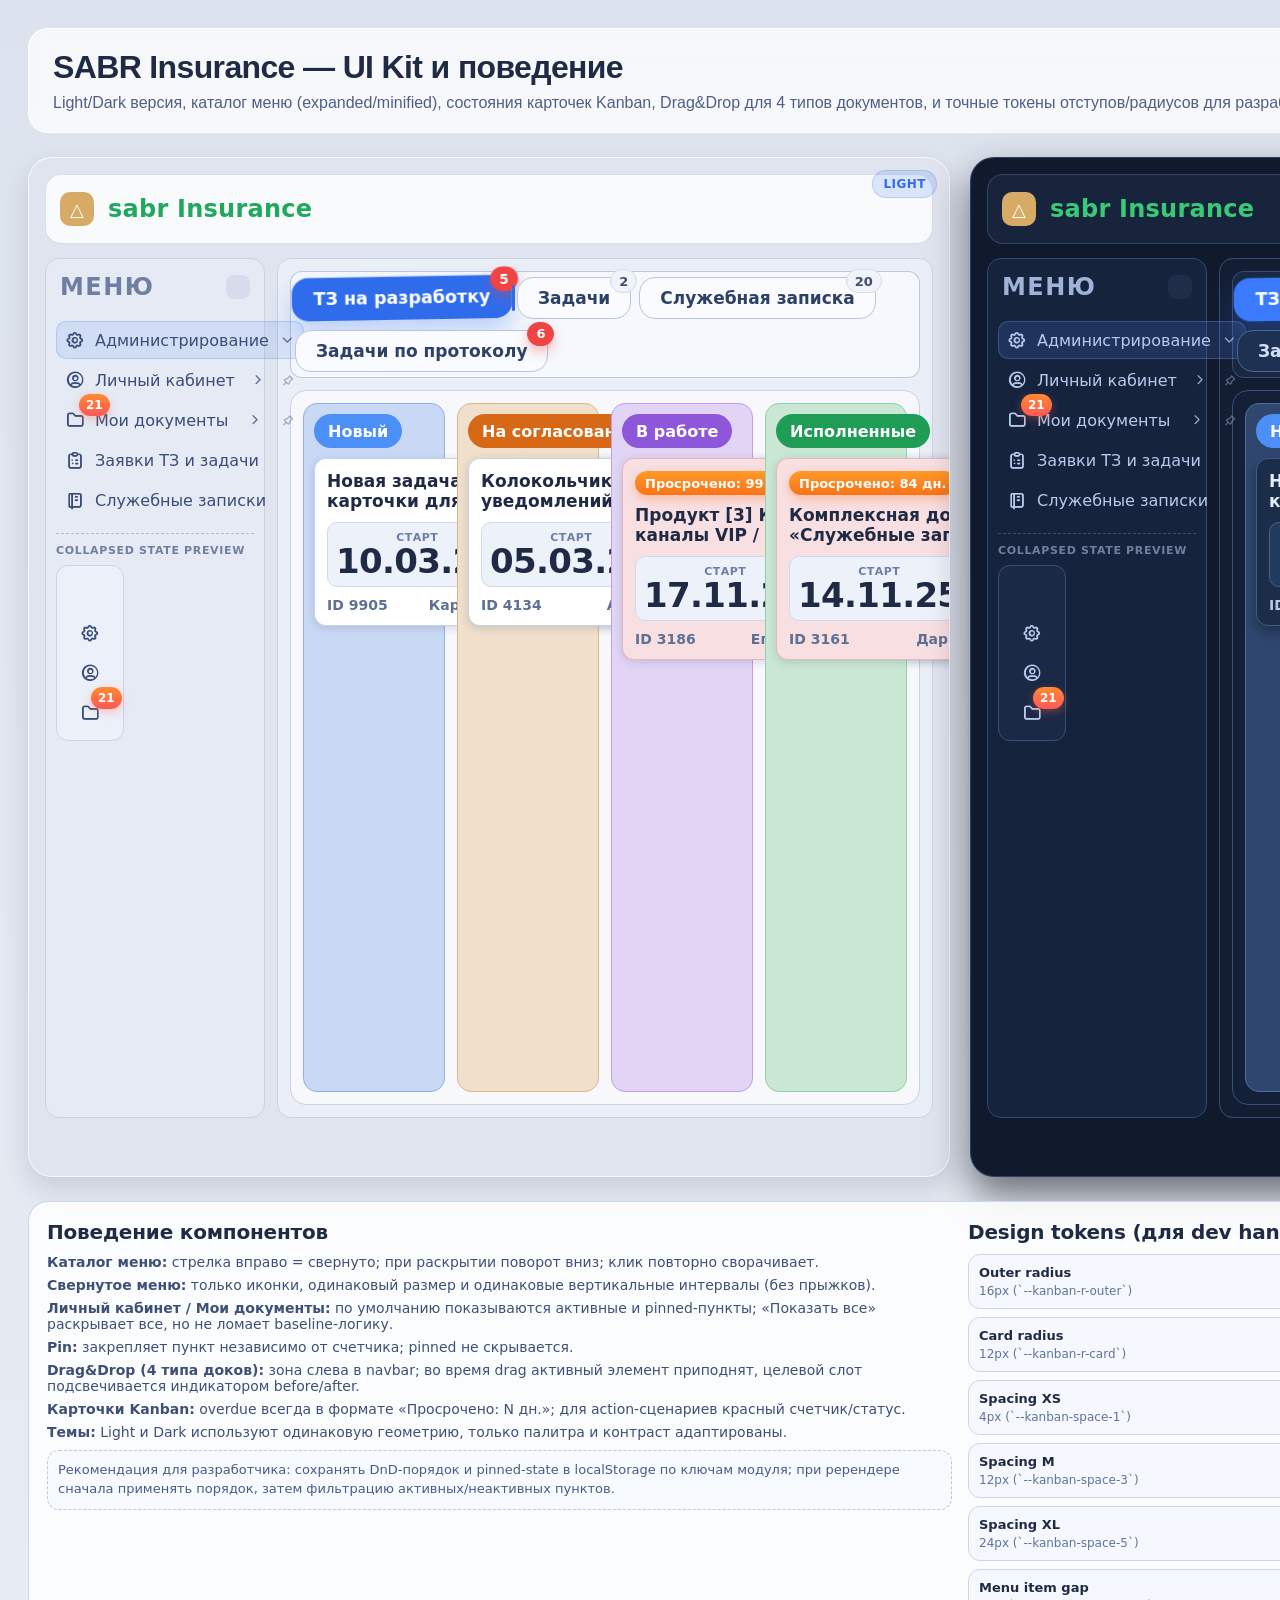
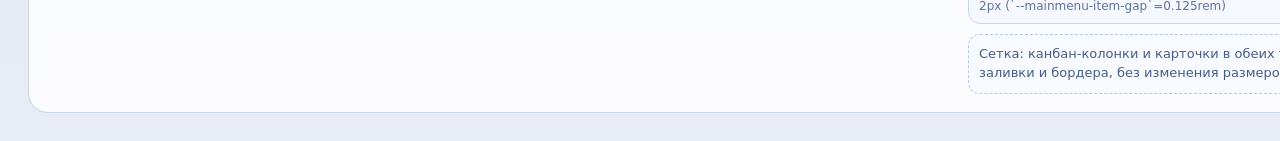
<file: figma-ui-kit.html>
<!DOCTYPE html>
<html lang="ru">
<head>
  <meta charset="UTF-8" />
  <meta name="viewport" content="width=device-width, initial-scale=1.0" />
  <title>SABR Insurance — UI Kit</title>
  <link rel="stylesheet" href="./Главная страница_files/tabler-icons.min.css">
  <style>
    :root {
      --radius-outer: 16px;
      --radius-column: 14px;
      --radius-card: 12px;
      --radius-inner: 10px;

      --space-1: 4px;
      --space-2: 8px;
      --space-3: 12px;
      --space-4: 16px;
      --space-5: 24px;

      --font-main: system-ui, -apple-system, "Segoe UI Variable Text", "Segoe UI Variable", "Segoe UI", Roboto, "Helvetica Neue", Arial, sans-serif;
      --font-display: "Segoe UI Variable Display", "Segoe UI Variable Text", "Segoe UI Variable", "Segoe UI", Roboto, "Helvetica Neue", Arial, sans-serif;
      --font-text: "Segoe UI Variable Text", "Segoe UI Variable", "Segoe UI", Roboto, "Helvetica Neue", Arial, sans-serif;
      --font-small: "Segoe UI Variable Small", "Segoe UI Variable Text", "Segoe UI Variable", "Segoe UI", Roboto, "Helvetica Neue", Arial, sans-serif;
      --bg-page: #e3e7f0;
      --text-main: #1f2a44;
      --text-muted: #5f6f93;
      --line: #c5d0e4;
      --primary: #2f6cec;
      --primary-soft: #dbe8ff;
      --green: #22a45a;
      --red: #ef4444;
      --orange: #f59e0b;
    }

    * { box-sizing: border-box; }

    body {
      margin: 0;
      font-family: var(--font-main);
      color: var(--text-main);
      background: linear-gradient(180deg, #dde3ee 0%, #e8ecf4 100%);
    }

    .page {
      width: 1920px;
      margin: 0 auto;
      padding: 28px;
      display: grid;
      gap: 24px;
    }

    .head {
      background: rgba(255,255,255,0.72);
      border: 1px solid rgba(255,255,255,0.85);
      border-radius: 20px;
      padding: 20px 24px;
      backdrop-filter: blur(10px);
    }

    .head h1 {
      margin: 0 0 8px;
      font-size: 32px;
      font-family: var(--font-display);
      font-weight: 800;
      letter-spacing: -0.02em;
    }

    .head p {
      margin: 0;
      color: #4f5f84;
      font-size: 16px;
      font-family: var(--font-text);
    }

    .themes {
      display: grid;
      grid-template-columns: 1fr 1fr;
      gap: 20px;
    }

    .frame {
      border-radius: 24px;
      padding: 16px;
      border: 1px solid rgba(255,255,255,0.7);
      box-shadow: 0 12px 28px rgba(24, 36, 62, 0.14);
      min-height: 1020px;
      overflow: hidden;
      position: relative;
    }

    .frame.light {
      background: #dfe4ef;
      color: #1f2a44;
    }

    .frame.dark {
      background: #111a2d;
      color: #e8eefc;
      border-color: rgba(90, 112, 159, 0.45);
      box-shadow: 0 18px 38px rgba(2, 5, 15, 0.55);
    }

    .label {
      position: absolute;
      top: 12px;
      right: 12px;
      border-radius: 999px;
      padding: 6px 10px;
      font-size: 12px;
      font-weight: 700;
      letter-spacing: .04em;
      text-transform: uppercase;
    }

    .light .label {
      background: rgba(47, 108, 236, .14);
      color: #2f6cec;
      border: 1px solid rgba(47, 108, 236, .22);
    }

    .dark .label {
      background: rgba(88, 139, 255, .18);
      color: #9ec0ff;
      border: 1px solid rgba(132, 168, 255, .3);
    }

    .topbar {
      background: rgba(255,255,255,.82);
      border: 1px solid rgba(201, 212, 231, 0.75);
      border-radius: 16px;
      height: 70px;
      display: flex;
      align-items: center;
      padding: 0 14px;
      gap: 14px;
      margin-bottom: 14px;
    }

    .dark .topbar {
      background: rgba(25, 37, 61, .92);
      border-color: rgba(78, 102, 145, .5);
    }

    .brand-mark {
      width: 34px;
      height: 34px;
      display: inline-flex;
      align-items: center;
      justify-content: center;
      border-radius: 10px;
      background: #d7aa65;
      color: #fff;
      font-weight: 900;
      font-size: 18px;
    }

    .brand-name {
      font-size: 24px;
      font-weight: 800;
      color: #20a95e;
      letter-spacing: .01em;
    }

    .dark .brand-name { color: #37cb78; }

    .layout {
      display: grid;
      grid-template-columns: 220px 1fr;
      gap: 12px;
    }

    .sidebar {
      border-radius: var(--radius-column);
      border: 1px solid #c7d2e7;
      background: #e5eaf5;
      padding: 12px 10px;
      min-height: 860px;
      position: relative;
    }

    .dark .sidebar {
      background: #16233d;
      border-color: #31496f;
    }

    .menu-head {
      display: flex;
      align-items: center;
      justify-content: space-between;
      padding: 2px 4px 10px;
      margin-bottom: 10px;
      text-transform: uppercase;
      letter-spacing: .06em;
      font-size: 24px;
      font-weight: 800;
      color: #6f7fa2;
    }

    .menu-toggle {
      width: 24px;
      height: 24px;
      border-radius: 8px;
      display: inline-flex;
      align-items: center;
      justify-content: center;
      color: #6f7fa2;
      background: rgba(111,127,162,.12);
      font-size: 16px;
    }

    .dark .menu-head,
    .dark .menu-toggle { color: #9fb2d8; }

    .menu-list { display: grid; gap: 2px; }

    .menu-item {
      height: 38px;
      border-radius: 10px;
      display: flex;
      align-items: center;
      gap: 10px;
      padding: 0 8px;
      color: #394d78;
      position: relative;
      background: transparent;
      border: 1px solid transparent;
    }

    .dark .menu-item { color: #b8c9ec; }

    .menu-item.active {
      background: rgba(47,108,236,.10);
      border-color: rgba(47,108,236,.2);
    }

    .dark .menu-item.active {
      background: rgba(88,139,255,.16);
      border-color: rgba(128,165,255,.28);
    }

    .menu-item .icon {
      width: 20px;
      min-width: 20px;
      height: 20px;
      font-size: 20px;
      display: inline-flex;
      align-items: center;
      justify-content: center;
    }

    .menu-item .caret {
      margin-left: auto;
      width: 16px;
      height: 16px;
      font-size: 16px;
      opacity: .8;
      display: inline-flex;
      align-items: center;
      justify-content: center;
    }

    .menu-item.expanded .caret { transform: rotate(90deg); }

    .counter {
      display: inline-flex;
      align-items: center;
      justify-content: center;
      min-width: 22px;
      height: 22px;
      padding: 0 7px;
      border-radius: 999px;
      font-size: 12px;
      font-weight: 800;
      color: #fff;
      background: linear-gradient(180deg, #ff8a30 0%, #ff5757 100%);
      box-shadow: 0 3px 8px rgba(255, 102, 79, 0.35);
      position: absolute;
      left: 22px;
      top: -8px;
    }

    .pin {
      margin-left: auto;
      width: 14px;
      height: 14px;
      font-size: 14px;
      opacity: .45;
    }

    .menu-mini {
      margin-top: 14px;
      border-top: 1px dashed rgba(112,129,162,.45);
      padding-top: 10px;
      display: grid;
      gap: 8px;
    }

    .mini-caption {
      font-size: 11px;
      color: #6f7fa2;
      text-transform: uppercase;
      letter-spacing: .06em;
      font-weight: 700;
    }

    .mini-collapsed {
      width: 68px;
      border-radius: 12px;
      border: 1px solid #c8d4e8;
      background: #ecf0f8;
      padding: 8px;
      display: grid;
      gap: 2px;
      justify-items: center;
    }

    .mini-collapsed .menu-item {
      width: 44px;
      height: 38px;
      justify-content: center;
      padding: 0;
      gap: 0;
    }

    .mini-collapsed .menu-item .caret,
    .mini-collapsed .menu-item .text,
    .mini-collapsed .menu-item .pin { display: none; }

    .dark .mini-collapsed {
      background: #1a2946;
      border-color: #345178;
    }

    .canvas {
      border-radius: var(--radius-column);
      border: 1px solid #c7d3e7;
      background: rgba(235, 240, 248, 0.96);
      padding: 12px;
      display: grid;
      gap: 12px;
      min-height: 860px;
    }

    .dark .canvas {
      border-color: #334f76;
      background: rgba(20, 31, 52, 0.95);
    }

    .chips-row {
      display: flex;
      align-items: center;
      gap: 8px;
      flex-wrap: wrap;
      border-radius: 12px;
      padding: 4px;
      border: 1px solid rgba(157, 174, 205, 0.65);
      background: rgba(249, 252, 255, 0.7);
    }

    .dark .chips-row {
      border-color: rgba(75, 100, 143, 0.6);
      background: rgba(27, 41, 68, 0.86);
    }

    .chip {
      height: 42px;
      padding: 0 20px;
      border-radius: 16px;
      border: 1px solid #b7c5de;
      background: #f9fbff;
      font-size: 17px;
      font-weight: 700;
      color: #2e4066;
      display: inline-flex;
      align-items: center;
      justify-content: center;
      position: relative;
      transition: transform .2s ease, box-shadow .2s ease;
    }

    .chip.active {
      background: #2f6cec;
      border-color: #2f6cec;
      color: #fff;
    }

    .chip.dragging {
      transform: scale(1.03) rotate(-1deg);
      box-shadow: 0 14px 24px rgba(47,108,236,.28);
    }

    .chip.drop-before::before {
      content: "";
      position: absolute;
      left: -6px;
      top: 7px;
      bottom: 7px;
      width: 3px;
      border-radius: 999px;
      background: #2f6cec;
    }

    .chip .chip-counter {
      position: absolute;
      right: -7px;
      top: -9px;
      min-width: 24px;
      height: 24px;
      border-radius: 999px;
      padding: 0 8px;
      font-size: 13px;
      font-weight: 800;
      display: inline-flex;
      align-items: center;
      justify-content: center;
      background: #f0f4fa;
      border: 1px solid #d2dcec;
      color: #3f4f72;
    }

    .chip.alert .chip-counter {
      background: #ef4444;
      border-color: #ef4444;
      color: #fff;
      box-shadow: 0 6px 12px rgba(239,68,68,.35);
    }

    .dark .chip {
      border-color: #496792;
      background: #1f3152;
      color: #d2dff9;
    }

    .dark .chip.active {
      background: #3a7bff;
      border-color: #3a7bff;
      color: #fff;
    }

    .dark .chip .chip-counter {
      background: #22365b;
      border-color: #3e5c87;
      color: #d7e4ff;
    }

    .board {
      border-radius: var(--radius-outer);
      border: 1px solid #c6d2e6;
      background: #f6f8fc;
      padding: 12px;
      display: grid;
      grid-template-columns: repeat(4, minmax(0, 1fr));
      gap: 12px;
      min-height: 710px;
    }

    .dark .board {
      border-color: #36527a;
      background: #132038;
    }

    .column {
      border-radius: var(--radius-column);
      border: 1px solid transparent;
      padding: 10px;
      display: grid;
      gap: 10px;
      align-content: start;
    }

    .column.new {
      background: #c9d9f5;
      border-color: #92afe0;
    }

    .column.on-review {
      background: #efdfcb;
      border-color: #ddb68d;
    }

    .column.in-progress {
      background: #e2d4f5;
      border-color: #c49ce8;
    }

    .column.completed {
      background: #c9e7d2;
      border-color: #93cfac;
    }

    .dark .column.new { background: #2f476f; border-color: #4f709f; }
    .dark .column.on-review { background: #4b382a; border-color: #855f3e; }
    .dark .column.in-progress { background: #483a67; border-color: #7358a5; }
    .dark .column.completed { background: #274c3f; border-color: #3a7b63; }

    .col-head {
      display: flex;
      align-items: center;
      gap: 6px;
    }

    .status {
      height: 34px;
      border-radius: 999px;
      padding: 0 14px;
      display: inline-flex;
      align-items: center;
      font-size: 16px;
      font-weight: 800;
      color: #fff;
    }

    .new .status,
    .new .count { background: #4b8ff7; }

    .on-review .status,
    .on-review .count { background: #d66816; }

    .in-progress .status,
    .in-progress .count { background: #8e56d9; }

    .completed .status,
    .completed .count { background: #1f9d57; }

    .count {
      margin-left: auto;
      min-width: 34px;
      height: 34px;
      border-radius: 999px;
      color: #fff;
      font-size: 18px;
      font-weight: 800;
      display: inline-flex;
      align-items: center;
      justify-content: center;
    }

    .task {
      border-radius: var(--radius-card);
      border: 1px solid #c7d4e8;
      background: #fff;
      padding: 12px;
      display: grid;
      gap: 10px;
      box-shadow: 0 2px 8px rgba(36, 52, 84, 0.16);
    }

    .task:hover { box-shadow: 0 8px 18px rgba(36, 52, 84, 0.22); }

    .task.red {
      background: #f8dfe2;
      border-color: #e7b7be;
    }

    .dark .task {
      background: #1c2d49;
      border-color: #3e5d88;
      color: #e5ecfb;
      box-shadow: 0 6px 14px rgba(0, 0, 0, 0.35);
    }

    .dark .task.red {
      background: #6a3943;
      border-color: #8d525f;
    }

    .task-title {
      font-size: 17px;
      font-weight: 800;
      line-height: 1.2;
    }

    .badge-row {
      display: flex;
      gap: 6px;
      align-items: center;
      flex-wrap: wrap;
    }

    .badge {
      height: 24px;
      border-radius: 999px;
      padding: 0 10px;
      font-size: 13px;
      font-weight: 800;
      display: inline-flex;
      align-items: center;
    }

    .badge.overdue {
      background: linear-gradient(180deg, #ff9a2a 0%, #f97316 100%);
      color: #fff;
      box-shadow: 0 4px 10px rgba(249,115,22,.32);
    }

    .badge.action {
      background: #ef4444;
      color: #fff;
      box-shadow: 0 4px 10px rgba(239,68,68,.32);
    }

    .dates {
      display: grid;
      grid-template-columns: 1fr 1fr;
      gap: 8px;
      align-items: center;
    }

    .date-box {
      border-radius: var(--radius-inner);
      border: 1px solid #ced9eb;
      background: #edf2fa;
      padding: 8px;
      text-align: center;
    }

    .date-label {
      display: block;
      font-size: 11px;
      text-transform: uppercase;
      letter-spacing: .04em;
      color: #6c7ea5;
      font-weight: 700;
    }

    .date-value {
      display: block;
      font-size: 34px;
      font-weight: 800;
      letter-spacing: -.02em;
      line-height: 1;
    }

    .plan { color: #a35a10; border-color: #f2c989; background: #fff1dc; }

    .meta {
      display: flex;
      justify-content: space-between;
      gap: 8px;
      color: #5e7094;
      font-size: 14px;
      font-weight: 600;
    }

    .dark .meta { color: #b8c8e5; }

    .dark .date-box {
      border-color: #45648f;
      background: #243a5d;
    }

    .dark .date-label { color: #9eb7de; }

    .dark .plan { background: #8a4d0f; border-color: #c68545; color: #ffe3bf; }

    .spec {
      border-radius: 20px;
      border: 1px solid rgba(199, 212, 234, .95);
      background: rgba(255,255,255,.84);
      padding: 18px;
      backdrop-filter: blur(8px);
      display: grid;
      grid-template-columns: 1fr 1fr;
      gap: 16px;
    }

    .spec h3 {
      margin: 0 0 10px;
      font-size: 20px;
      letter-spacing: -.01em;
    }

    .spec-list { display: grid; gap: 7px; color: #3e5077; font-size: 14px; }

    .token-grid {
      display: grid;
      grid-template-columns: repeat(2, minmax(0, 1fr));
      gap: 8px;
    }

    .token {
      border-radius: 12px;
      border: 1px solid #cad7ea;
      background: #f5f8fe;
      padding: 10px;
      display: grid;
      gap: 4px;
    }

    .token b { font-size: 13px; }
    .token span { font-size: 12px; color: #60739b; }

    .hint {
      border-radius: 12px;
      border: 1px dashed #b8c8e6;
      padding: 10px;
      background: #f7faff;
      font-size: 13px;
      color: #475c85;
      line-height: 1.45;
    }
  </style>
</head>
<body>
  <div class="page">
    <section class="head">
      <h1>SABR Insurance — UI Kit и поведение</h1>
      <p>Light/Dark версия, каталог меню (expanded/minified), состояния карточек Kanban, Drag&amp;Drop для 4 типов документов, и точные токены отступов/радиусов для разработки.</p>
    </section>

    <section class="themes">
      <article class="frame light">
        <span class="label">Light</span>

        <div class="topbar">
          <span class="brand-mark">△</span>
          <span class="brand-name">sabr Insurance</span>
        </div>

        <div class="layout">
          <aside class="sidebar">
            <div class="menu-head">
              <span>Меню</span>
              <span class="menu-toggle"><i class="ti ti-panel-left-close"></i></span>
            </div>

            <div class="menu-list">
              <div class="menu-item active expanded"><span class="icon"><i class="ti ti-settings"></i></span><span class="text">Администрирование</span><span class="caret"><i class="ti ti-chevron-right"></i></span></div>
              <div class="menu-item"><span class="icon"><i class="ti ti-user-circle"></i></span><span class="text">Личный кабинет</span><span class="caret"><i class="ti ti-chevron-right"></i></span><span class="pin"><i class="ti ti-pin"></i></span></div>
              <div class="menu-item"><span class="icon"><i class="ti ti-folder"></i></span><span class="text">Мои документы</span><span class="caret"><i class="ti ti-chevron-right"></i></span><span class="pin"><i class="ti ti-pin"></i></span><span class="counter">21</span></div>
              <div class="menu-item"><span class="icon"><i class="ti ti-clipboard-list"></i></span><span class="text">Заявки ТЗ и задачи</span></div>
              <div class="menu-item"><span class="icon"><i class="ti ti-notebook"></i></span><span class="text">Служебные записки</span></div>
            </div>

            <div class="menu-mini">
              <div class="mini-caption">Collapsed state preview</div>
              <div class="mini-collapsed">
                <div class="menu-item"><span class="icon"><i class="ti ti-panel-left-open"></i></span></div>
                <div class="menu-item"><span class="icon"><i class="ti ti-settings"></i></span></div>
                <div class="menu-item"><span class="icon"><i class="ti ti-user-circle"></i></span></div>
                <div class="menu-item"><span class="icon"><i class="ti ti-folder"></i></span><span class="counter">21</span></div>
              </div>
            </div>
          </aside>

          <main class="canvas">
            <div class="chips-row">
              <div class="chip active alert dragging"><span>ТЗ на разработку</span><span class="chip-counter">5</span></div>
              <div class="chip drop-before"><span>Задачи</span><span class="chip-counter">2</span></div>
              <div class="chip"><span>Служебная записка</span><span class="chip-counter">20</span></div>
              <div class="chip alert"><span>Задачи по протоколу</span><span class="chip-counter">6</span></div>
            </div>

            <div class="board">
              <section class="column new">
                <div class="col-head"><span class="status">Новый</span><span class="count">1</span></div>
                <article class="task">
                  <div class="task-title">Новая задача по макету: подготовка карточки для этапа «Новый»</div>
                  <div class="dates">
                    <div class="date-box"><span class="date-label">Старт</span><span class="date-value">10.03.26</span></div>
                    <div class="date-box"><span class="date-label">План</span><span class="date-value">15.03.26</span></div>
                  </div>
                  <div class="meta"><span>ID 9905</span><span>Каримов Мухамеджан Булатұлы</span></div>
                </article>
              </section>

              <section class="column on-review">
                <div class="col-head"><span class="status">На согласовании</span><span class="count">2</span></div>
                <article class="task">
                  <div class="task-title">Колокольчик CRM: дублирование уведомлений + ring-анимация</div>
                  <div class="dates">
                    <div class="date-box"><span class="date-label">Старт</span><span class="date-value">05.03.26</span></div>
                    <div class="date-box"><span class="date-label">План</span><span class="date-value">20.03.26</span></div>
                  </div>
                  <div class="meta"><span>ID 4134</span><span>Абдибек Айбек Баймендеулы</span></div>
                </article>
              </section>

              <section class="column in-progress">
                <div class="col-head"><span class="status">В работе</span><span class="count">4</span></div>
                <article class="task red">
                  <div class="badge-row"><span class="badge overdue">Просрочено: 99 дн.</span><span class="badge action">Требуется действие</span></div>
                  <div class="task-title">Продукт [3] Каско Залог/Лизинг: каналы VIP / Premium / Standart</div>
                  <div class="dates">
                    <div class="date-box"><span class="date-label">Старт</span><span class="date-value">17.11.25</span></div>
                    <div class="date-box plan"><span class="date-label">План</span><span class="date-value">30.11.25</span></div>
                  </div>
                  <div class="meta"><span>ID 3186</span><span>Епашников Сергей Алексеевич</span></div>
                </article>
              </section>

              <section class="column completed">
                <div class="col-head"><span class="status">Исполненные</span><span class="count">5</span></div>
                <article class="task red">
                  <div class="badge-row"><span class="badge overdue">Просрочено: 84 дн.</span></div>
                  <div class="task-title">Комплексная доработка модуля «Служебные записки»</div>
                  <div class="dates">
                    <div class="date-box"><span class="date-label">Старт</span><span class="date-value">14.11.25</span></div>
                    <div class="date-box plan"><span class="date-label">План</span><span class="date-value">15.12.25</span></div>
                  </div>
                  <div class="meta"><span>ID 3161</span><span>Даркенбай Шынгыс Адилулы</span></div>
                </article>
              </section>
            </div>
          </main>
        </div>
      </article>

      <article class="frame dark">
        <span class="label">Dark</span>

        <div class="topbar">
          <span class="brand-mark">△</span>
          <span class="brand-name">sabr Insurance</span>
        </div>

        <div class="layout">
          <aside class="sidebar">
            <div class="menu-head">
              <span>Меню</span>
              <span class="menu-toggle"><i class="ti ti-panel-left-close"></i></span>
            </div>

            <div class="menu-list">
              <div class="menu-item active expanded"><span class="icon"><i class="ti ti-settings"></i></span><span class="text">Администрирование</span><span class="caret"><i class="ti ti-chevron-right"></i></span></div>
              <div class="menu-item"><span class="icon"><i class="ti ti-user-circle"></i></span><span class="text">Личный кабинет</span><span class="caret"><i class="ti ti-chevron-right"></i></span><span class="pin"><i class="ti ti-pin"></i></span></div>
              <div class="menu-item"><span class="icon"><i class="ti ti-folder"></i></span><span class="text">Мои документы</span><span class="caret"><i class="ti ti-chevron-right"></i></span><span class="pin"><i class="ti ti-pin"></i></span><span class="counter">21</span></div>
              <div class="menu-item"><span class="icon"><i class="ti ti-clipboard-list"></i></span><span class="text">Заявки ТЗ и задачи</span></div>
              <div class="menu-item"><span class="icon"><i class="ti ti-notebook"></i></span><span class="text">Служебные записки</span></div>
            </div>

            <div class="menu-mini">
              <div class="mini-caption">Collapsed state preview</div>
              <div class="mini-collapsed">
                <div class="menu-item"><span class="icon"><i class="ti ti-panel-left-open"></i></span></div>
                <div class="menu-item"><span class="icon"><i class="ti ti-settings"></i></span></div>
                <div class="menu-item"><span class="icon"><i class="ti ti-user-circle"></i></span></div>
                <div class="menu-item"><span class="icon"><i class="ti ti-folder"></i></span><span class="counter">21</span></div>
              </div>
            </div>
          </aside>

          <main class="canvas">
            <div class="chips-row">
              <div class="chip active alert dragging"><span>ТЗ на разработку</span><span class="chip-counter">5</span></div>
              <div class="chip drop-before"><span>Задачи</span><span class="chip-counter">2</span></div>
              <div class="chip"><span>Служебная записка</span><span class="chip-counter">20</span></div>
              <div class="chip alert"><span>Задачи по протоколу</span><span class="chip-counter">6</span></div>
            </div>

            <div class="board">
              <section class="column new">
                <div class="col-head"><span class="status">Новый</span><span class="count">1</span></div>
                <article class="task">
                  <div class="task-title">Новая задача по макету: подготовка карточки для этапа «Новый»</div>
                  <div class="dates">
                    <div class="date-box"><span class="date-label">Старт</span><span class="date-value">10.03.26</span></div>
                    <div class="date-box"><span class="date-label">План</span><span class="date-value">15.03.26</span></div>
                  </div>
                  <div class="meta"><span>ID 9905</span><span>Каримов Мухамеджан Булатұлы</span></div>
                </article>
              </section>

              <section class="column on-review">
                <div class="col-head"><span class="status">На согласовании</span><span class="count">2</span></div>
                <article class="task">
                  <div class="task-title">Колокольчик CRM: дублирование уведомлений + ring-анимация</div>
                  <div class="dates">
                    <div class="date-box"><span class="date-label">Старт</span><span class="date-value">05.03.26</span></div>
                    <div class="date-box"><span class="date-label">План</span><span class="date-value">20.03.26</span></div>
                  </div>
                  <div class="meta"><span>ID 4134</span><span>Абдибек Айбек Баймендеулы</span></div>
                </article>
              </section>

              <section class="column in-progress">
                <div class="col-head"><span class="status">В работе</span><span class="count">4</span></div>
                <article class="task red">
                  <div class="badge-row"><span class="badge overdue">Просрочено: 99 дн.</span><span class="badge action">Требуется действие</span></div>
                  <div class="task-title">Продукт [3] Каско Залог/Лизинг: каналы VIP / Premium / Standart</div>
                  <div class="dates">
                    <div class="date-box"><span class="date-label">Старт</span><span class="date-value">17.11.25</span></div>
                    <div class="date-box plan"><span class="date-label">План</span><span class="date-value">30.11.25</span></div>
                  </div>
                  <div class="meta"><span>ID 3186</span><span>Епашников Сергей Алексеевич</span></div>
                </article>
              </section>

              <section class="column completed">
                <div class="col-head"><span class="status">Исполненные</span><span class="count">5</span></div>
                <article class="task red">
                  <div class="badge-row"><span class="badge overdue">Просрочено: 84 дн.</span></div>
                  <div class="task-title">Комплексная доработка модуля «Служебные записки»</div>
                  <div class="dates">
                    <div class="date-box"><span class="date-label">Старт</span><span class="date-value">14.11.25</span></div>
                    <div class="date-box plan"><span class="date-label">План</span><span class="date-value">15.12.25</span></div>
                  </div>
                  <div class="meta"><span>ID 3161</span><span>Даркенбай Шынгыс Адилулы</span></div>
                </article>
              </section>
            </div>
          </main>
        </div>
      </article>
    </section>

    <section class="spec">
      <div>
        <h3>Поведение компонентов</h3>
        <div class="spec-list">
          <div><b>Каталог меню:</b> стрелка вправо = свернуто; при раскрытии поворот вниз; клик повторно сворачивает.</div>
          <div><b>Свернутое меню:</b> только иконки, одинаковый размер и одинаковые вертикальные интервалы (без прыжков).</div>
          <div><b>Личный кабинет / Мои документы:</b> по умолчанию показываются активные и pinned-пункты; «Показать все» раскрывает все, но не ломает baseline-логику.</div>
          <div><b>Pin:</b> закрепляет пункт независимо от счетчика; pinned не скрывается.</div>
          <div><b>Drag&amp;Drop (4 типа доков):</b> зона слева в navbar; во время drag активный элемент приподнят, целевой слот подсвечивается индикатором before/after.</div>
          <div><b>Карточки Kanban:</b> overdue всегда в формате «Просрочено: N дн.»; для action-сценариев красный счетчик/статус.</div>
          <div><b>Темы:</b> Light и Dark используют одинаковую геометрию, только палитра и контраст адаптированы.</div>
        </div>
        <div class="hint" style="margin-top:10px;">
          Рекомендация для разработчика: сохранять DnD-порядок и pinned-state в localStorage по ключам модуля; при ререндере сначала применять порядок, затем фильтрацию активных/неактивных пунктов.
        </div>
      </div>

      <div>
        <h3>Design tokens (для dev handoff)</h3>
        <div class="token-grid">
          <div class="token"><b>Outer radius</b><span>16px (`--kanban-r-outer`)</span></div>
          <div class="token"><b>Column radius</b><span>14px (`--kanban-r-column`)</span></div>
          <div class="token"><b>Card radius</b><span>12px (`--kanban-r-card`)</span></div>
          <div class="token"><b>Inner radius</b><span>10px (`--kanban-r-inner`)</span></div>
          <div class="token"><b>Spacing XS</b><span>4px (`--kanban-space-1`)</span></div>
          <div class="token"><b>Spacing S</b><span>8px (`--kanban-space-2`)</span></div>
          <div class="token"><b>Spacing M</b><span>12px (`--kanban-space-3`)</span></div>
          <div class="token"><b>Spacing L</b><span>16px (`--kanban-space-4`)</span></div>
          <div class="token"><b>Spacing XL</b><span>24px (`--kanban-space-5`)</span></div>
          <div class="token"><b>Menu item height</b><span>36px (`--mainmenu-link-height`=2.25rem)</span></div>
          <div class="token"><b>Menu item gap</b><span>2px (`--mainmenu-item-gap`=0.125rem)</span></div>
          <div class="token"><b>Board paddings</b><span>12px top/right/bottom/left (симметрия)</span></div>
        </div>
        <div class="hint" style="margin-top:10px;">
          Сетка: канбан-колонки и карточки в обеих темах используют одинаковые отступы. Визуальный контраст достигается цветом заливки и бордера, без изменения размеров.
        </div>
      </div>
    </section>
  </div>
  <script src="https://mcp.figma.com/mcp/html-to-design/capture.js" async></script>
</body>
</html>
</file>
